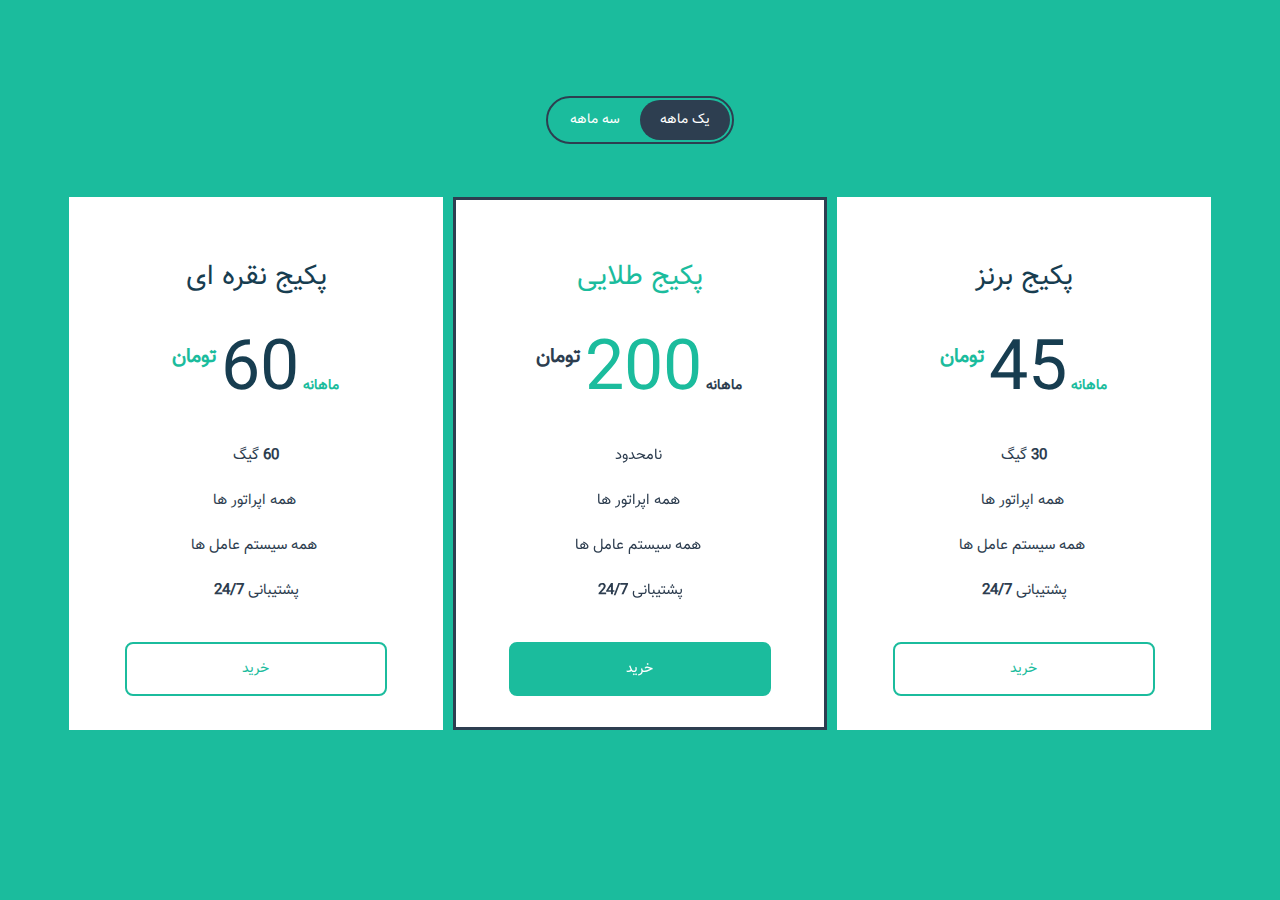
<file: index.html>
<!DOCTYPE html>
<html lang="en">
<head>
	<meta charset="utf-8">
	<meta http-equiv="X-UA-Compatible" content="IE=edge">
	<meta name="viewport" content="width=device-width, initial-scale=1">
	<title >   خرید- قلیچ‌شکن </title>
	<link type="text/css" href="css/style.css" rel="stylesheet" />
</head>
<body>
	





	<div class="pricing-container">
		<div class="pricing-switcher">
			<p class="fieldset">
				<input type="radio" name="duration-1" value="monthly" id="monthly-1" checked>
				<label for="monthly-1">یک ماهه</label>
				<input type="radio" name="duration-1" value="yearly" id="yearly-1">
				<label for="yearly-1">سه ماهه</label>
				<span class="switch"></span>
			</p>
		</div>
		<ul class="pricing-list bounce-invert">
			<li>
				<ul class="pricing-wrapper">
					<li data-type="monthly" class="is-visible">
						<header class="pricing-header">
							<h2>پکیج برنز</h2>
							<div class="price">
								<span class="duration">ماهانه</span>
								<span class="value">45</span>
								<span class="currency">تومان</span>
							</div>
						</header>
						<div class="pricing-body">
							<ul class="pricing-features">
								<li><em>30</em>    گیگ </li>
								<li><em></em> همه اپراتور ها </li>
								<li><em> </em> همه سیستم عامل ها </li>
							
								<li> پشتیبانی <em>24/7</em></li>
							</ul>
						</div>
						<footer class="pricing-footer">
							<a href="https://t.me/i_hoseinam" class="select" href="#">خرید</a>
						</footer>
					</li>
					<li data-type="yearly" class="is-hidden">
						<header class="pricing-header">
							<h2>  پکیج برنز</h2>
							<div class="price">
								<span class="duration">سه ماهه</span>
								<span class="value">150</span>
								<span class="currency">تومان</span>
							</div>
						</header>
						<div class="pricing-body">
							<ul class="pricing-features">
								<li><em> 100 </em>    گیگ </li>
								<li><em></em> همه اپراتور ها </li>
								<li><em></em>  همه سیستم عامل ها
								</li>
							
								<li> پشتیبانی <em>24/7</em></li>
							</ul>
						</div>
						<footer class="pricing-footer">
							<a href="https://t.me/i_hoseinam" class="select" href="#">خرید</a>
						</footer>
					</li>
				</ul>
			</li>
			<li class="exclusive">
				<ul class="pricing-wrapper">
					<li data-type="monthly" class="is-visible">
						<header class="pricing-header">
							<h2>پکیج طلایی</h2>
							<div class="price">
								<span class="duration">ماهانه</span>
								<span class="value">200</span>
								<span class="currency">تومان</span>
							</div>
						</header>
						<div class="pricing-body">
							<ul class="pricing-features">
								<li><em></em>    نامحدود </li>
								<li><em></em> همه اپراتور ها </li>
								<li><em></em> همه سیستم عامل ها </li>
							
								<li> پشتیبانی <em>24/7</em></li>
							</ul>
						</div>
						<footer class="pricing-footer">
							<a href="https://t.me/i_hoseinam" class="select" href="#">خرید</a>
						</footer>
					</li>
					<li data-type="yearly" class="is-hidden">
						<header class="pricing-header">
							<h2>پکیج طلایی</h2>
							<div class="price">
								<span class="duration">سه ماهه</span>
								<span class="value">500</span>
								<span class="currency">تومان</span>
							</div>
						</header>
						<div class="pricing-body">
							<ul class="pricing-features">
								<li><em></em>    نامحدود </li>
								<li><em></em> همه اپراتور ها </li>
								<li><em></em>  همه سیستم عامل ها  </li>
							
								<li> پشتیبانی <em>24/7</em></li>
							</ul>
						</div>
						<footer class="pricing-footer">
							<a href="https://t.me/i_hoseinam" class="select" href="#">خرید</a>
						</footer>
					</li>
				</ul>
			</li>
			<li>
				<ul class="pricing-wrapper">
					<li data-type="monthly" class="is-visible">
						<header class="pricing-header">
							<h2>پکیج نقره ای  </h2>
							<div class="price">
								<span class="duration">ماهانه</span>
								<span class="value">60</span>
								<span class="currency">تومان</span>
							</div>
						</header>
						<div class="pricing-body">
							<ul class="pricing-features">
								  <li><em>60</em>    گیگ </li>
								<li><em></em> همه اپراتور ها </li>
								<li><em></em>  همه سیستم عامل ها  </li>
							
								<li> پشتیبانی <em>24/7</em></li>
							</ul>
						</div>
						<footer class="pricing-footer">
							<a href="https://t.me/i_hoseinam" class="select" href="#">خرید</a>
						</footer>
					</li>
					<li data-type="yearly" class="is-hidden">
						<header class="pricing-header">
							<h2> پکیج نقره ای</h2>
							<div class="price">
								<span class="duration">ماهانه</span>
								<span class="value">200</span>
								<span class="currency">تومان</span>
							</div>
						</header>
						<div class="pricing-body">
							<ul class="pricing-features">
								<li><em>200</em>    گیگ </li>
								<li><em></em> همه اپراتور ها </li>
								<li><em></em>  همه سیستم عامل ها  </li>
							
								<li> پشتیبانی <em>24/7</em></li>
							</ul>
						</div>
						<footer class="pricing-footer">
							<a href="https://t.me/i_hoseinam"  class="select" href="#">خرید</a>
						</footer>
					</li>
				</ul>
			</li>
		</ul>
	</div>
	<script src="js/jquery-3.1.1.min.js"></script>
	<script src="js/modernizr.min.js"></script>
	<script  src="js/scripts.js"></script>
</body>
</html>
</file>
<file: css/style.css>
/* CSS Document */
@charset "UTF-8";

@font-face {
  font-family: 'Vazir';
  src: url('../fonts/Vazir.eot');
  src: local('../fonts/Vazir'), url('../fonts/Vazir.woff') format('woff'), url('../fonts/Vazir.ttf') format('truetype'), url('../fonts/Vazir.svg') format('svg');
}

html, body, div, span, applet, object, iframe,
h1, h2, h3, h4, h5, h6, p, blockquote, pre,
a, abbr, acronym, address, big, cite, code,
del, dfn, em, img, ins, kbd, q, s, samp,
small, strike, strong, sub, sup, tt, var,
b, u, i, center,
dl, dt, dd, ol, ul, li,
fieldset, form, label, legend,
table, caption, tbody, tfoot, thead, tr, th, td,
article, aside, canvas, details, embed,
figure, figcaption, footer, header, hgroup,
menu, nav, output, ruby, section, summary,
time, mark, audio, video {
  margin: 0;
  padding: 0;
  border: 0;
  font-size: 100%;
  font: inherit;
  vertical-align: baseline;
}
/* HTML5 display-role reset for older browsers */
article, aside, details, figcaption, figure,
footer, header, hgroup, menu, nav, section, main {
  display: block;
}
body {
  line-height: 1;
}
ol, ul {
  list-style: none;
}
blockquote, q {
  quotes: none;
}
blockquote:before, blockquote:after,
q:before, q:after {
  content: '';
  content: none;
}
table {
  border-collapse: collapse;
  border-spacing: 0;
}
*,
*::after,
*::before {
  -webkit-box-sizing: border-box;
  -moz-box-sizing: border-box;
  box-sizing: border-box;
}

html {
  font-size: 62.5%;
}

html * {
  -webkit-font-smoothing: antialiased;
  -moz-osx-font-smoothing: grayscale;
}

body {
  font-size: 1.6rem;
  font-family: "Vazir";
  direction: rtl;
  color: #2d3d4f;
  background-color: #1bbc9d;
}

a {
  text-decoration: none;
}

.pricing-container {
  width: 90%;
  max-width: 1170px;
  margin: 4em auto;
}

.pricing-container {
  margin: 6em auto;
}
.pricing-container.full-width {
  width: 100%;
  max-width: none;
}

.pricing-switcher {
  text-align: center;
}

.pricing-switcher .fieldset {
  display: inline-block;
  position: relative;
  padding: 2px;
  border-radius: 50em;
  border: 2px solid #2d3e50;
}

.pricing-switcher input[type="radio"] {
  position: absolute;
  opacity: 0;
}

.pricing-switcher label {
  position: relative;
  z-index: 1;
  display: inline-block;
  float: right;
  width: 90px;
  height: 40px;
  line-height: 40px;
  cursor: pointer;
  font-size: 1.4rem;
  color: #ffffff;
}

.pricing-switcher .switch {
  position: absolute;
  top: 2px;
  right: 2px;
  height: 40px;
  width: 90px;
  background-color: #2d3e50;
  border-radius: 50em;
  -webkit-transition: -webkit-transform 0.5s;
  -moz-transition: -moz-transform 0.5s;
  transition: transform 0.5s;
}

.pricing-switcher input[type="radio"]:checked + label + .switch,
.pricing-switcher input[type="radio"]:checked + label:nth-of-type(n) + .switch {
  -webkit-transform: translateX(-90px);
  -moz-transform: translateX(-90px);
  -ms-transform: translateX(-90px);
  -o-transform: translateX(-90px);
  transform: translateX(-90px);
}

.no-js .pricing-switcher {
  display: none;
}

.pricing-list {
  margin: 2em 0 0;
}

.pricing-list > li {
  position: relative;
  margin-bottom: 1em;
}

@media only screen and (min-width: 768px) {
  .pricing-list {
    margin: 3em 0 0;
  }
  .pricing-list:after {
    content: "";
    display: table;
    clear: both;
  }
  .pricing-list > li {
    width: 33.3333333333%;
    float: right;
    padding-right: 5px;
    padding-left: 5px;
  }
  .has-margins .pricing-list > li {
    width: 32.3333333333%;
    float: right;
    margin-left: 1.5%;
  }
  .has-margins .pricing-list > li:last-of-type {
    margin-left: 0;
  }
}

.pricing-wrapper {
  position: relative;
}

.touch .pricing-wrapper {
  -webkit-perspective: 2000px;
  -moz-perspective: 2000px;
  perspective: 2000px;
}

.pricing-wrapper.is-switched .is-visible {
  -webkit-transform: rotateY(180deg);
  -moz-transform: rotateY(180deg);
  -ms-transform: rotateY(180deg);
  -o-transform: rotateY(180deg);
  transform: rotateY(180deg);
  -webkit-animation: rotate 0.5s;
  -moz-animation: rotate 0.5s;
  animation: rotate 0.5s;
}

.pricing-wrapper.is-switched .is-hidden {
  -webkit-transform: rotateY(0deg);
  -moz-transform: rotateY(0deg);
  -ms-transform: rotateY(0deg);
  -o-transform: rotateY(0deg);
  transform: rotateY(0deg);
  -webkit-animation: rotate-inverse 0.5s;
  -moz-animation: rotate-inverse 0.5s;
  animation: rotate-inverse 0.5s;
  opacity: 0;
}

.pricing-wrapper.is-switched .is-selected {
  opacity: 1;
}

.pricing-wrapper.is-switched.reverse-animation .is-visible {
  -webkit-transform: rotateY(-180deg);
  -moz-transform: rotateY(-180deg);
  -ms-transform: rotateY(-180deg);
  -o-transform: rotateY(-180deg);
  transform: rotateY(-180deg);
  -webkit-animation: rotate-back 0.5s;
  -moz-animation: rotate-back 0.5s;
  animation: rotate-back 0.5s;
}

.pricing-wrapper.is-switched.reverse-animation .is-hidden {
  -webkit-transform: rotateY(0deg);
  -moz-transform: rotateY(0deg);
  -ms-transform: rotateY(0deg);
  -o-transform: rotateY(0deg);
  transform: rotateY(0deg);
  -webkit-animation: rotate-inverse-back 0.5s;
  -moz-animation: rotate-inverse-back 0.5s;
  animation: rotate-inverse-back 0.5s;
  opacity: 0;
}

.pricing-wrapper.is-switched.reverse-animation .is-selected {
  opacity: 1;
}

.pricing-wrapper > li {
  background-color: #ffffff;
  -webkit-backface-visibility: hidden;
  backface-visibility: hidden;
  outline: 1px solid transparent;
}

.pricing-wrapper > li::after {
  content: '';
  position: absolute;
  top: 0;
  left: 0;
  height: 100%;
  width: 50px;
  pointer-events: none;
  background: -webkit-linear-gradient( left , #ffffff, rgba(255, 255, 255, 0));
  background: linear-gradient(to right, #ffffff, rgba(255, 255, 255, 0));
}

.pricing-wrapper > li.is-ended::after {
  display: none;
}

.pricing-wrapper .is-visible {
  position: relative;
  z-index: 5;
}

.pricing-wrapper .is-hidden {
  position: absolute;
  top: 0;
  right: 0;
  height: 100%;
  width: 100%;
  z-index: 1;
  -webkit-transform: rotateY(180deg);
  -moz-transform: rotateY(180deg);
  -ms-transform: rotateY(180deg);
  -o-transform: rotateY(180deg);
  transform: rotateY(180deg);
}

.pricing-wrapper .is-selected {
  z-index: 3 !important;
}

@media only screen and (min-width: 768px) {
  .pricing-wrapper > li::before {
    content: '';
    position: absolute;
    z-index: 6;
    right: -1px;
    top: 50%;
    bottom: auto;
    -webkit-transform: translateY(-50%);
    -moz-transform: translateY(-50%);
    -ms-transform: translateY(-50%);
    -o-transform: translateY(-50%);
    transform: translateY(-50%);
    height: 50%;
    width: 1px;
    background-color: #b1d6e8;
  }
  .pricing-wrapper > li::after {
    display: none;
  }
  .exclusive .pricing-wrapper > li {
    box-shadow: inset 0 0 0 3px #2d3e50;
  }
  .has-margins .pricing-wrapper > li,
  .has-margins .exclusive .pricing-wrapper > li {
    box-shadow: 0 1px 5px rgba(0, 0, 0, 0.1);
  }
  :nth-of-type(1) > .pricing-wrapper > li::before {
    display: none;
  }
  .has-margins .pricing-wrapper > li {
    border-radius: 4px 4px 6px 6px;
  }
  .has-margins .pricing-wrapper > li::before {
    display: none;
  }
}

@media only screen and (min-width: 1500px) {
  .full-width .pricing-wrapper > li {
    padding: 2.5em 0;
  }
}

.no-js .pricing-wrapper .is-hidden {
  position: relative;
  -webkit-transform: rotateY(0deg);
  -moz-transform: rotateY(0deg);
  -ms-transform: rotateY(0deg);
  -o-transform: rotateY(0deg);
  transform: rotateY(0deg);
  margin-top: 1em;
}

@media only screen and (min-width: 768px) {
  .exclusive .pricing-wrapper > li::before {
    display: none;
  }
  .exclusive + li .pricing-wrapper > li::before {
    display: none;
  }
}

.pricing-header h2 {
  padding: 0.9em 0.9em 0.6em;
  font-weight: 400;
  margin-bottom: 30px;
  margin-top: 10px;
  text-transform: uppercase;
  text-align: center;
}

.pricing-header {
  height: auto;
  padding: 1.9em 0 1.6em;
  pointer-events: auto;
  text-align: center;
  color: #173d50;
  background-color: transparent;
}

.exclusive .pricing-header {
  color: #1bbc9d;
  background-color: transparent;
}

.pricing-header h2 {
  font-size: 2.8rem;
  letter-spacing: 0px;
}

.currency,
.value {
  font-size: 3rem;
  font-weight: 300;
}

.duration {
  font-weight: 700;
  font-size: 1.3rem;
  color: #8dc8e4;
  text-transform: uppercase;
}

.exclusive .duration {
  color: #f3b6ab;
}

.duration::before {
  content: ' ';
  margin-left: 2px;
}

.value {
  font-size: 7rem;
  font-weight: 300;
}

.currency,
.duration {
  color: #1bbc9d;
}

.exclusive .currency,
.exclusive .duration {
  color: #2d3e50;
}

.currency {
  display: inline-block;
  margin-top: 10px;
  vertical-align: top;
  font-size: 2rem;
  font-weight: 700;
}

.duration {
  font-size: 1.4rem;
}

.pricing-body {
  overflow-x: auto;
  -webkit-overflow-scrolling: touch;
}

.is-switched .pricing-body {
  overflow: hidden;
}

.pricing-body {
  overflow-x: visible;
}

.pricing-features {
  width: 600px;
}

.pricing-features:after {
  content: "";
  display: table;
  clear: both;
}

.pricing-features li {
  width: 100px;
  float: right;
  padding: 1.6em 1em;
  font-size: 1.5rem;
  text-align: center;
  white-space: nowrap;
  overflow: hidden;
  text-overflow: ellipsis;
}

.pricing-features em {
  display: block;
  margin-bottom: 5px;
  font-weight: 600;
}

.pricing-features {
  width: auto;
}

.pricing-features li {
  float: none;
  width: auto;
  padding: 1em;
}

.exclusive .pricing-features li {
  margin: 0 3px;
}

.pricing-features em {
  display: inline-block;
  margin-bottom: 0;
}

.has-margins .exclusive .pricing-features li {
  margin: 0;
}

.pricing-footer {
  position: absolute;
  z-index: 1;
  top: 0;
  right: 0;
  height: 80px;
  width: 100%;
}

.pricing-footer {
  position: relative;
  height: auto;
  padding: 1.8em 0;
  text-align: center;
}

.pricing-footer::after {
  display: none;
}

.has-margins .pricing-footer {
  padding-bottom: 0;
}

.select {
  position: relative;
  z-index: 1;
  display: block;
  height: 100%;
  overflow: hidden;
  text-indent: 100%;
  white-space: nowrap;
  color: transparent;
}

.select {
  position: static;
  display: inline-block;
  height: auto;
  padding: 1.3em 2em;
  color: #1bbc9d;
  border-radius: 8px;
  border: 2px solid #1bbc9d;
  font-size: 1.4rem;
  text-indent: 0;
  text-transform: uppercase;
  letter-spacing: 0px;
  transition: all .6s;
  width: 70%;
}

.no-touch .select:hover {
  background-color: #1bbc9d;
  color: #ffffff;
}

.exclusive .select {
  background-color: #1bbc9d;
  color: #ffffff;
}

.no-touch .exclusive .select:hover {
  background-color: #24e0ba;
}

.secondary-theme .exclusive .select {
  background-color: #1bbc9d;
}

.no-touch .secondary-theme .exclusive .select:hover {
  background-color: #112e3c;
}

.has-margins .select {
  display: block;
  padding: 1.7em 0;
  border-radius: 0 0 4px 4px;
}

@-webkit-keyframes rotate {
  0% {
    -webkit-transform: perspective(2000px) rotateY(0deg);
  }
  70% {
    -webkit-transform: perspective(2000px) rotateY(200deg);
  }
  100% {
    -webkit-transform: perspective(2000px) rotateY(180deg);
  }
}

@-moz-keyframes rotate {
  0% {
    -moz-transform: perspective(2000px) rotateY(0deg);
  }
  70% {
    -moz-transform: perspective(2000px) rotateY(200deg);
  }
  100% {
    -moz-transform: perspective(2000px) rotateY(180deg);
  }
}

@keyframes rotate {
  0% {
    -webkit-transform: perspective(2000px) rotateY(0deg);
    -moz-transform: perspective(2000px) rotateY(0deg);
    -ms-transform: perspective(2000px) rotateY(0deg);
    -o-transform: perspective(2000px) rotateY(0deg);
    transform: perspective(2000px) rotateY(0deg);
  }
  70% {
    -webkit-transform: perspective(2000px) rotateY(200deg);
    -moz-transform: perspective(2000px) rotateY(200deg);
    -ms-transform: perspective(2000px) rotateY(200deg);
    -o-transform: perspective(2000px) rotateY(200deg);
    transform: perspective(2000px) rotateY(200deg);
  }
  100% {
    -webkit-transform: perspective(2000px) rotateY(180deg);
    -moz-transform: perspective(2000px) rotateY(180deg);
    -ms-transform: perspective(2000px) rotateY(180deg);
    -o-transform: perspective(2000px) rotateY(180deg);
    transform: perspective(2000px) rotateY(180deg);
  }
}

@-webkit-keyframes rotate-inverse {
  0% {
    -webkit-transform: perspective(2000px) rotateY(-180deg);
  }
  70% {
    -webkit-transform: perspective(2000px) rotateY(20deg);
  }
  100% {
    -webkit-transform: perspective(2000px) rotateY(0deg);
  }
}

@-moz-keyframes rotate-inverse {
  0% {
    -moz-transform: perspective(2000px) rotateY(-180deg);
  }
  70% {
    -moz-transform: perspective(2000px) rotateY(20deg);
  }
  100% {
    -moz-transform: perspective(2000px) rotateY(0deg);
  }
}

@keyframes rotate-inverse {
  0% {
    -webkit-transform: perspective(2000px) rotateY(-180deg);
    -moz-transform: perspective(2000px) rotateY(-180deg);
    -ms-transform: perspective(2000px) rotateY(-180deg);
    -o-transform: perspective(2000px) rotateY(-180deg);
    transform: perspective(2000px) rotateY(-180deg);
  }
  70% {
    -webkit-transform: perspective(2000px) rotateY(20deg);
    -moz-transform: perspective(2000px) rotateY(20deg);
    -ms-transform: perspective(2000px) rotateY(20deg);
    -o-transform: perspective(2000px) rotateY(20deg);
    transform: perspective(2000px) rotateY(20deg);
  }
  100% {
    -webkit-transform: perspective(2000px) rotateY(0deg);
    -moz-transform: perspective(2000px) rotateY(0deg);
    -ms-transform: perspective(2000px) rotateY(0deg);
    -o-transform: perspective(2000px) rotateY(0deg);
    transform: perspective(2000px) rotateY(0deg);
  }
}

@-webkit-keyframes rotate-back {
  0% {
    -webkit-transform: perspective(2000px) rotateY(0deg);
  }
  70% {
    -webkit-transform: perspective(2000px) rotateY(-200deg);
  }
  100% {
    -webkit-transform: perspective(2000px) rotateY(-180deg);
  }
}

@-moz-keyframes rotate-back {
  0% {
    -moz-transform: perspective(2000px) rotateY(0deg);
  }
  70% {
    -moz-transform: perspective(2000px) rotateY(-200deg);
  }
  100% {
    -moz-transform: perspective(2000px) rotateY(-180deg);
  }
}

@keyframes rotate-back {
  0% {
    -webkit-transform: perspective(2000px) rotateY(0deg);
    -moz-transform: perspective(2000px) rotateY(0deg);
    -ms-transform: perspective(2000px) rotateY(0deg);
    -o-transform: perspective(2000px) rotateY(0deg);
    transform: perspective(2000px) rotateY(0deg);
  }
  70% {
    -webkit-transform: perspective(2000px) rotateY(-200deg);
    -moz-transform: perspective(2000px) rotateY(-200deg);
    -ms-transform: perspective(2000px) rotateY(-200deg);
    -o-transform: perspective(2000px) rotateY(-200deg);
    transform: perspective(2000px) rotateY(-200deg);
  }
  100% {
    -webkit-transform: perspective(2000px) rotateY(-180deg);
    -moz-transform: perspective(2000px) rotateY(-180deg);
    -ms-transform: perspective(2000px) rotateY(-180deg);
    -o-transform: perspective(2000px) rotateY(-180deg);
    transform: perspective(2000px) rotateY(-180deg);
  }
}

@-webkit-keyframes rotate-inverse-back {
  0% {
    -webkit-transform: perspective(2000px) rotateY(180deg);
  }
  70% {
    -webkit-transform: perspective(2000px) rotateY(-20deg);
  }
  100% {
    -webkit-transform: perspective(2000px) rotateY(0deg);
  }
}

@-moz-keyframes rotate-inverse-back {
  0% {
    -moz-transform: perspective(2000px) rotateY(180deg);
  }
  70% {
    -moz-transform: perspective(2000px) rotateY(-20deg);
  }
  100% {
    -moz-transform: perspective(2000px) rotateY(0deg);
  }
}

@keyframes rotate-inverse-back {
  0% {
    -webkit-transform: perspective(2000px) rotateY(180deg);
    -moz-transform: perspective(2000px) rotateY(180deg);
    -ms-transform: perspective(2000px) rotateY(180deg);
    -o-transform: perspective(2000px) rotateY(180deg);
    transform: perspective(2000px) rotateY(180deg);
  }
  70% {
    -webkit-transform: perspective(2000px) rotateY(-20deg);
    -moz-transform: perspective(2000px) rotateY(-20deg);
    -ms-transform: perspective(2000px) rotateY(-20deg);
    -o-transform: perspective(2000px) rotateY(-20deg);
    transform: perspective(2000px) rotateY(-20deg);
  }
  100% {
    -webkit-transform: perspective(2000px) rotateY(0deg);
    -moz-transform: perspective(2000px) rotateY(0deg);
    -ms-transform: perspective(2000px) rotateY(0deg);
    -o-transform: perspective(2000px) rotateY(0deg);
    transform: perspective(2000px) rotateY(0deg);
  }
}
</file>
